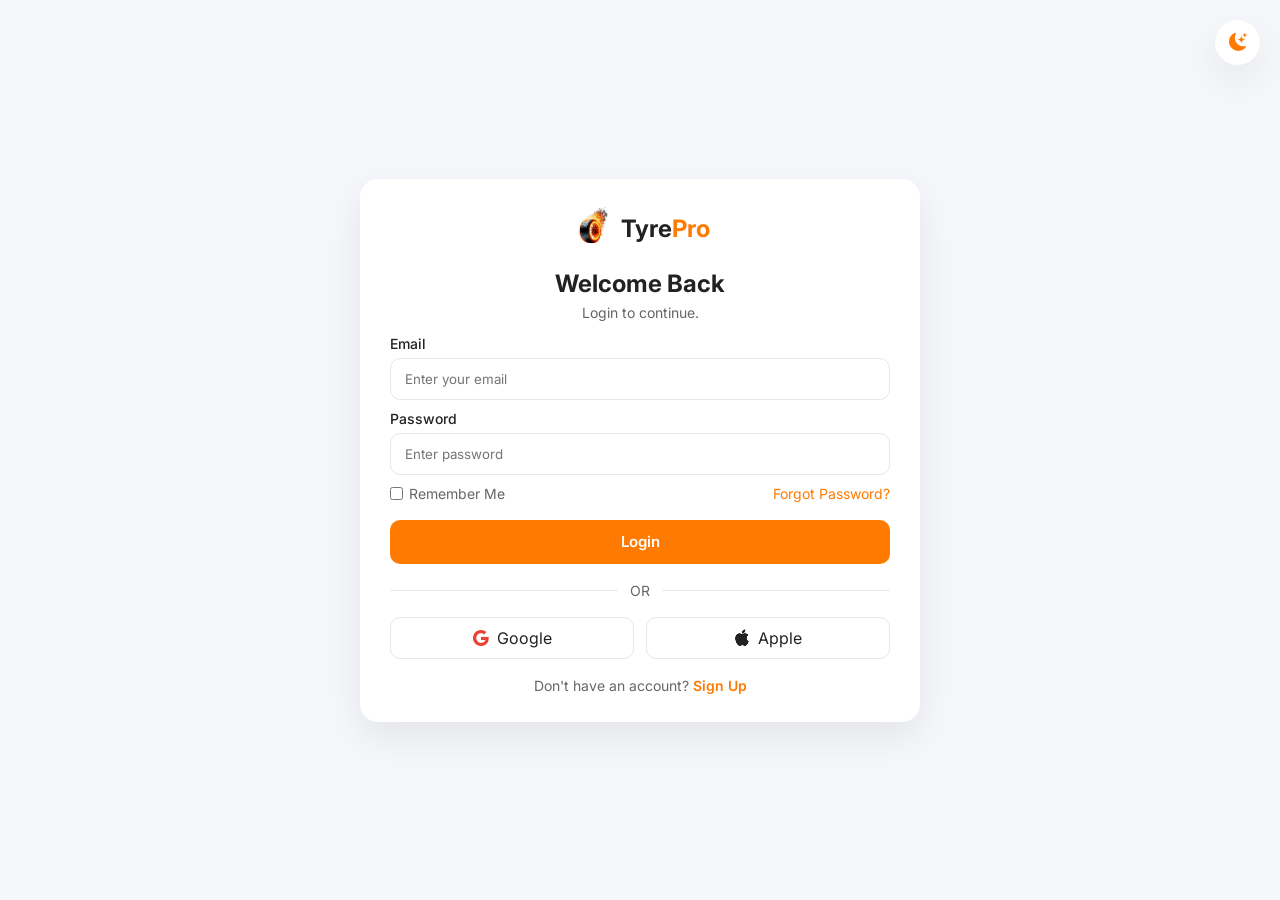
<file: login.html>
<!DOCTYPE html>
<html lang="en">

<head>

    <meta charset="UTF-8">
    <meta name="viewport" content="width=device-width, initial-scale=1.0">

    <title>Login | TyrePro</title>

    <!-- Bootstrap Icons -->
    <link rel="stylesheet"
        href="https://cdn.jsdelivr.net/npm/bootstrap-icons@1.11.3/font/bootstrap-icons.min.css">

    <!-- Google Fonts -->
    <link
        href="https://fonts.googleapis.com/css2?family=Inter:wght@400;500;600;700&display=swap"
        rel="stylesheet">

    <link rel="stylesheet" href="auth.css">

</head>

<body>

<div class="auth-page">

    <button id="themeToggle" class="theme-btn">

        <i class="bi bi-moon-stars-fill"></i>

    </button>

    <div class="auth-card">

        <div class="logo">

            <a href="Index.html"><img src="images/—Pngtree—burning tyre surrounded by flames_16886526.png" alt="logo"></a>

            <h2>Tyre<span>Pro</span></h2>

        </div>

        <h3>Welcome Back</h3>

        <p>Login to continue.</p>

        <form id="loginForm">

            <div class="form-group">

                <label>Email</label>

                <input
                    type="email"
                    id="loginEmail"
                    placeholder="Enter your email">

                <small class="error"></small>

            </div>

            <div class="form-group">

                <label>Password</label>

                <input
                    type="password"
                    id="loginPassword"
                    placeholder="Enter password">

                <small class="error"></small>

            </div>

            <div class="form-options">

                <label>

                    <input type="checkbox">

                    Remember Me

                </label>

                <a href="#">Forgot Password?</a>

            </div>

            <button class="login-btn">

                Login

            </button>

        </form>

        <div class="divider">

            <span>OR</span>

        </div>

        <div class="social-login">

            <a href="#" class="social-btn">

                <i class="bi bi-google"></i>

                Google

            </a>

            <a href="#" class="social-btn">

                <i class="bi bi-apple"></i>

                Apple

            </a>

        </div>

        <div class="bottom-text">

            Don't have an account?

            <a href="signup.html">

                Sign Up

            </a>

        </div>

    </div>

</div>

<script src="auth.js"></script>

</body>

</html>
</file>
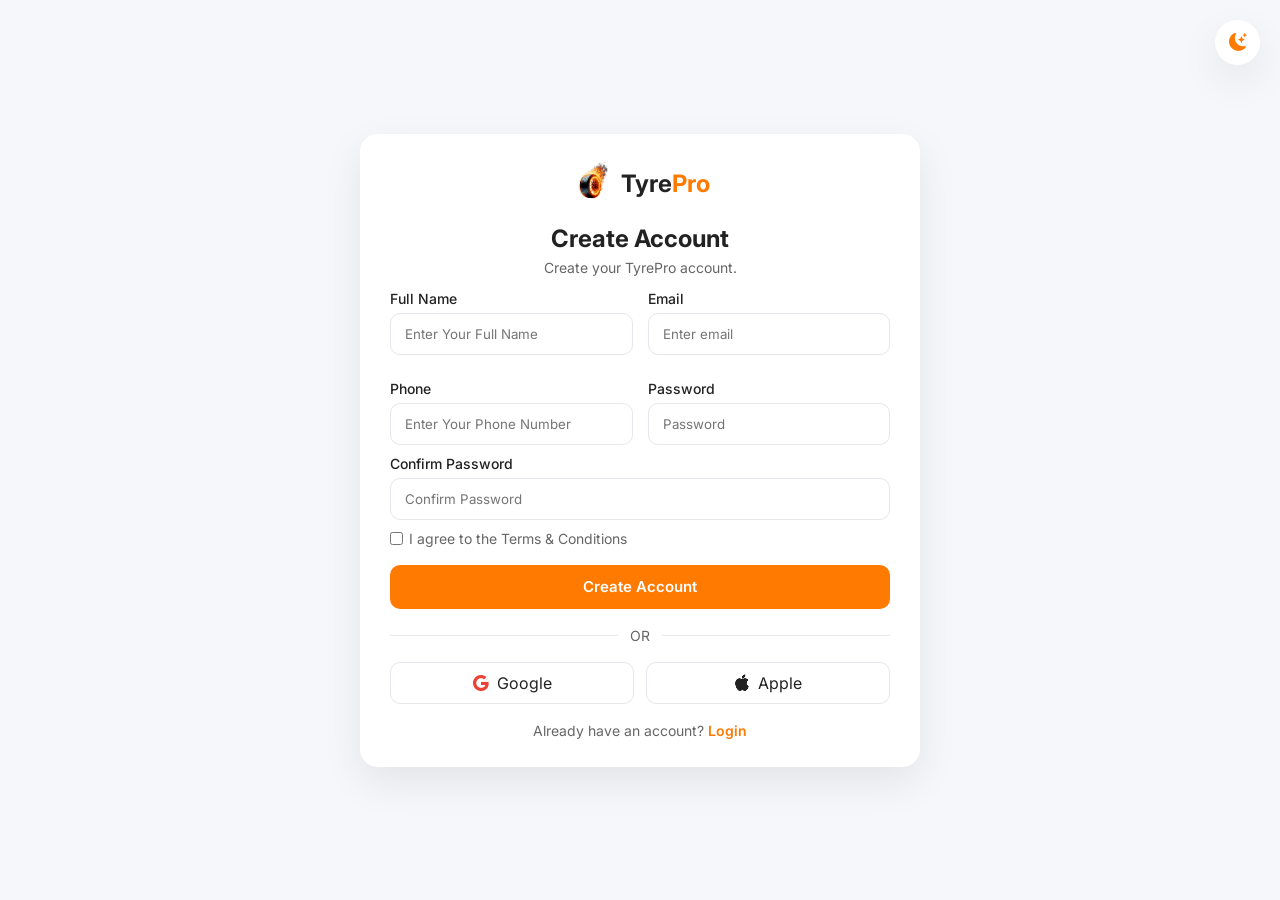
<file: signup.html>
<!DOCTYPE html>
<html lang="en">

<head>

    <meta charset="UTF-8">
    <meta name="viewport" content="width=device-width, initial-scale=1.0">

    <title>Sign Up | TyrePro</title>

    <!-- Bootstrap Icons -->
    <link rel="stylesheet"
        href="https://cdn.jsdelivr.net/npm/bootstrap-icons@1.11.3/font/bootstrap-icons.min.css">

    <!-- Google Font -->
    <link href="https://fonts.googleapis.com/css2?family=Inter:wght@400;500;600;700&display=swap"
        rel="stylesheet">

    <link rel="stylesheet" href="auth.css">

</head>

<body>

<div class="auth-page">

    <button id="themeToggle" class="theme-btn">

        <i class="bi bi-moon-stars-fill"></i>

    </button>

    <div class="auth-card signup-card">

        <div class="logo">

            <a href="Index.html"><img src="images/—Pngtree—burning tyre surrounded by flames_16886526.png" alt="Logo"></a>

            <h2>Tyre<span>Pro</span></h2>

        </div>

        <h3>Create Account</h3>

        <p>Create your TyrePro account.</p>

        <form id="signupForm">

            <div class="form-grid">

                <div class="form-group">

                    <label>Full Name</label>

                    <input
                        type="text"
                        id="fullName"
                        placeholder="Enter Your Full Name">

                    <small class="error"></small>

                </div>

                <div class="form-group">

                    <label>Email</label>

                    <input
                        type="email"
                        id="signupEmail"
                        placeholder="Enter email">

                    <small class="error"></small>

                </div>

                <div class="form-group">

                    <label>Phone</label>

                    <input
                        type="tel"
                        id="phone"
                        placeholder="Enter Your Phone Number">

                    <small class="error"></small>

                </div>

                <div class="form-group">

                    <label>Password</label>

                    <input
                        type="password"
                        id="signupPassword"
                        placeholder="Password">

                    <small class="error"></small>

                </div>

            </div>

            <div class="form-group">

                <label>Confirm Password</label>

                <input
                    type="password"
                    id="confirmPassword"
                    placeholder="Confirm Password">

                <small class="error"></small>

            </div>

            <div class="form-options">

                <label>

                    <input
                        type="checkbox"
                        id="terms">

                    I agree to the Terms & Conditions

                </label>

            </div>

            <button class="login-btn">

                Create Account

            </button>

        </form>

        <div class="divider">

            <span>OR</span>

        </div>

        <div class="social-login">

            <a href="#" class="social-btn">

                <i class="bi bi-google"></i>

                Google

            </a>

            <a href="#" class="social-btn">

                <i class="bi bi-apple"></i>

                Apple

            </a>

        </div>

        <div class="bottom-text">

            Already have an account?

            <a href="login.html">

                Login

            </a>

        </div>

    </div>

</div>

<script src="auth.js"></script>

</body>

</html>
</file>
<file: auth.css>
/*==============================
        GOOGLE FONT
==============================*/

@import url('https://fonts.googleapis.com/css2?family=Inter:wght@400;500;600;700&display=swap');

/*==============================
        CSS VARIABLES
==============================*/

:root{

    --primary:#ff7a00;
    --primary-hover:#e56d00;

    --heading:#222;
    --text:#666;

    --white:#fff;

    --bg:#f5f7fa;

    --border:#e4e7ec;

    --card:#ffffff;

    --shadow:0 15px 40px rgba(0,0,0,.08);

}

/*==============================
        DARK MODE
==============================*/

body.dark{

    --heading:#ffffff;

    --text:#b6b6b6;

    --bg:#111827;

    --card:#1f2937;

    --border:#374151;

    --shadow:0 15px 40px rgba(0,0,0,.35);

}

/*==============================
        RESET
==============================*/

*{

    margin:0;
    padding:0;
    box-sizing:border-box;
    font-family:"Inter",sans-serif;

}

body{

    background:var(--bg);

}

/*==============================
        PAGE
==============================*/

.auth-page{

    min-height:100vh;

    display:flex;
    justify-content:center;
    align-items:center;

    padding:20px;

    position:relative;

}

/*==============================
        DARK BUTTON
==============================*/

.theme-btn{

    position:absolute;

    top:20px;
    right:20px;

    width:45px;
    height:45px;

    border:none;

    border-radius:50%;

    background:var(--card);

    color:var(--primary);

    box-shadow:var(--shadow);

    cursor:pointer;

    font-size:18px;

    transition:.3s;

}

.theme-btn:hover{

    transform:rotate(25deg);

}

/*==============================
        CARD
==============================*/

.auth-card{

    width:560px;

    max-width:100%;

    background:var(--card);

    border-radius:18px;

    padding:28px 30px;

    box-shadow:var(--shadow);

}

/*==============================
        LOGO
==============================*/

.logo{

    display:flex;

    align-items:center;

    justify-content:center;

    gap:10px;

    margin-bottom:18px;

}

.logo img{

    width:40px;
   

}

.logo h2{

    color:var(--heading);

    font-size:24px;

}

.logo span{

    color:var(--primary);

}

/*==============================
        TITLE
==============================*/

.auth-card h3{

    text-align:center;

    color:var(--heading);

    margin-bottom:6px;

    font-size:24px;

}

.auth-card p{

    text-align:center;

    color:var(--text);

    margin-bottom:14px;

    font-size:14px;

}

/*==============================
        GRID
==============================*/

.form-grid{

    display:grid;

    grid-template-columns:1fr 1fr;

    gap:15px;

}

/*==============================
        FORM
==============================*/

.form-group{

    margin-bottom:10px;

}

.form-group label{

    display:block;

    margin-bottom:6px;

    color:var(--heading);

    font-size:14px;

    font-weight:500;

}

.form-group input{

    width:100%;

    height:42px;

    border:1px solid var(--border);

    border-radius:10px;

    padding:0 14px;

    background:transparent;

    color:var(--heading);

    outline:none;

    transition:.3s;

}

.form-group input:focus{

    border-color:var(--primary);

}

/*==============================
        ERROR
==============================*/

.error{

    color:red;

    font-size:12px;

}

/*==============================
        OPTIONS
==============================*/

.form-options{

    display:flex;

    justify-content:space-between;

    align-items:center;

    margin:10px 0 18px;

    font-size:14px;

}

.form-options label{

    display:flex;

    gap:6px;

    color:var(--text);

}

.form-options a{

    color:var(--primary);

    text-decoration:none;

}

/*==============================
        BUTTON
==============================*/

.login-btn{

    width:100%;

    height:44px;

    border:none;

    border-radius:10px;

    background:var(--primary);

    color:#fff;

    font-size:15px;

    font-weight:600;

    cursor:pointer;

    transition:.3s;

}

.login-btn:hover{

    background:var(--primary-hover);

}

/*==============================
        DIVIDER
==============================*/

.divider{

    display:flex;

    align-items:center;

    margin:18px 0;

}

.divider::before,
.divider::after{

    content:"";

    flex:1;

    height:1px;

    background:var(--border);

}

.divider span{

    padding:0 12px;

    color:var(--text);

    font-size:14px;

}

/*==============================
        SOCIAL
==============================*/

.social-login{

    display:grid;

    grid-template-columns:1fr 1fr;

    gap:12px;

}

.social-btn{

    display:flex;

    justify-content:center;

    align-items:center;

    gap:8px;

    text-decoration:none;

    color:var(--heading);

    border:1px solid var(--border);

    border-radius:10px;

    height:42px;

    transition:.3s;

}

.social-btn:hover{

    border-color:var(--primary);

    color:var(--primary);

}

.bi-google{

    color:#ea4335;

}

/*==============================
        FOOTER
==============================*/

.bottom-text{

    text-align:center;

    margin-top:18px;

    color:var(--text);

    font-size:14px;

}

.bottom-text a{

    color:var(--primary);

    text-decoration:none;

    font-weight:600;

}

/*==============================
        RESPONSIVE
==============================*/

@media(max-width:992px){

    .auth-card{

        width:500px;

    }

}

@media(max-width:768px){

    .auth-card{

        width:100%;

        padding:24px;

    }

    .form-grid{

        grid-template-columns:1fr;

    }

    .social-login{

        grid-template-columns:1fr;

    }

}

@media(max-width:576px){

    .auth-card{

        padding:20px;

    }

    .logo h2{

        font-size:24px;

    }

    .auth-card h3{

        font-size:22px;

    }

}
</file>
